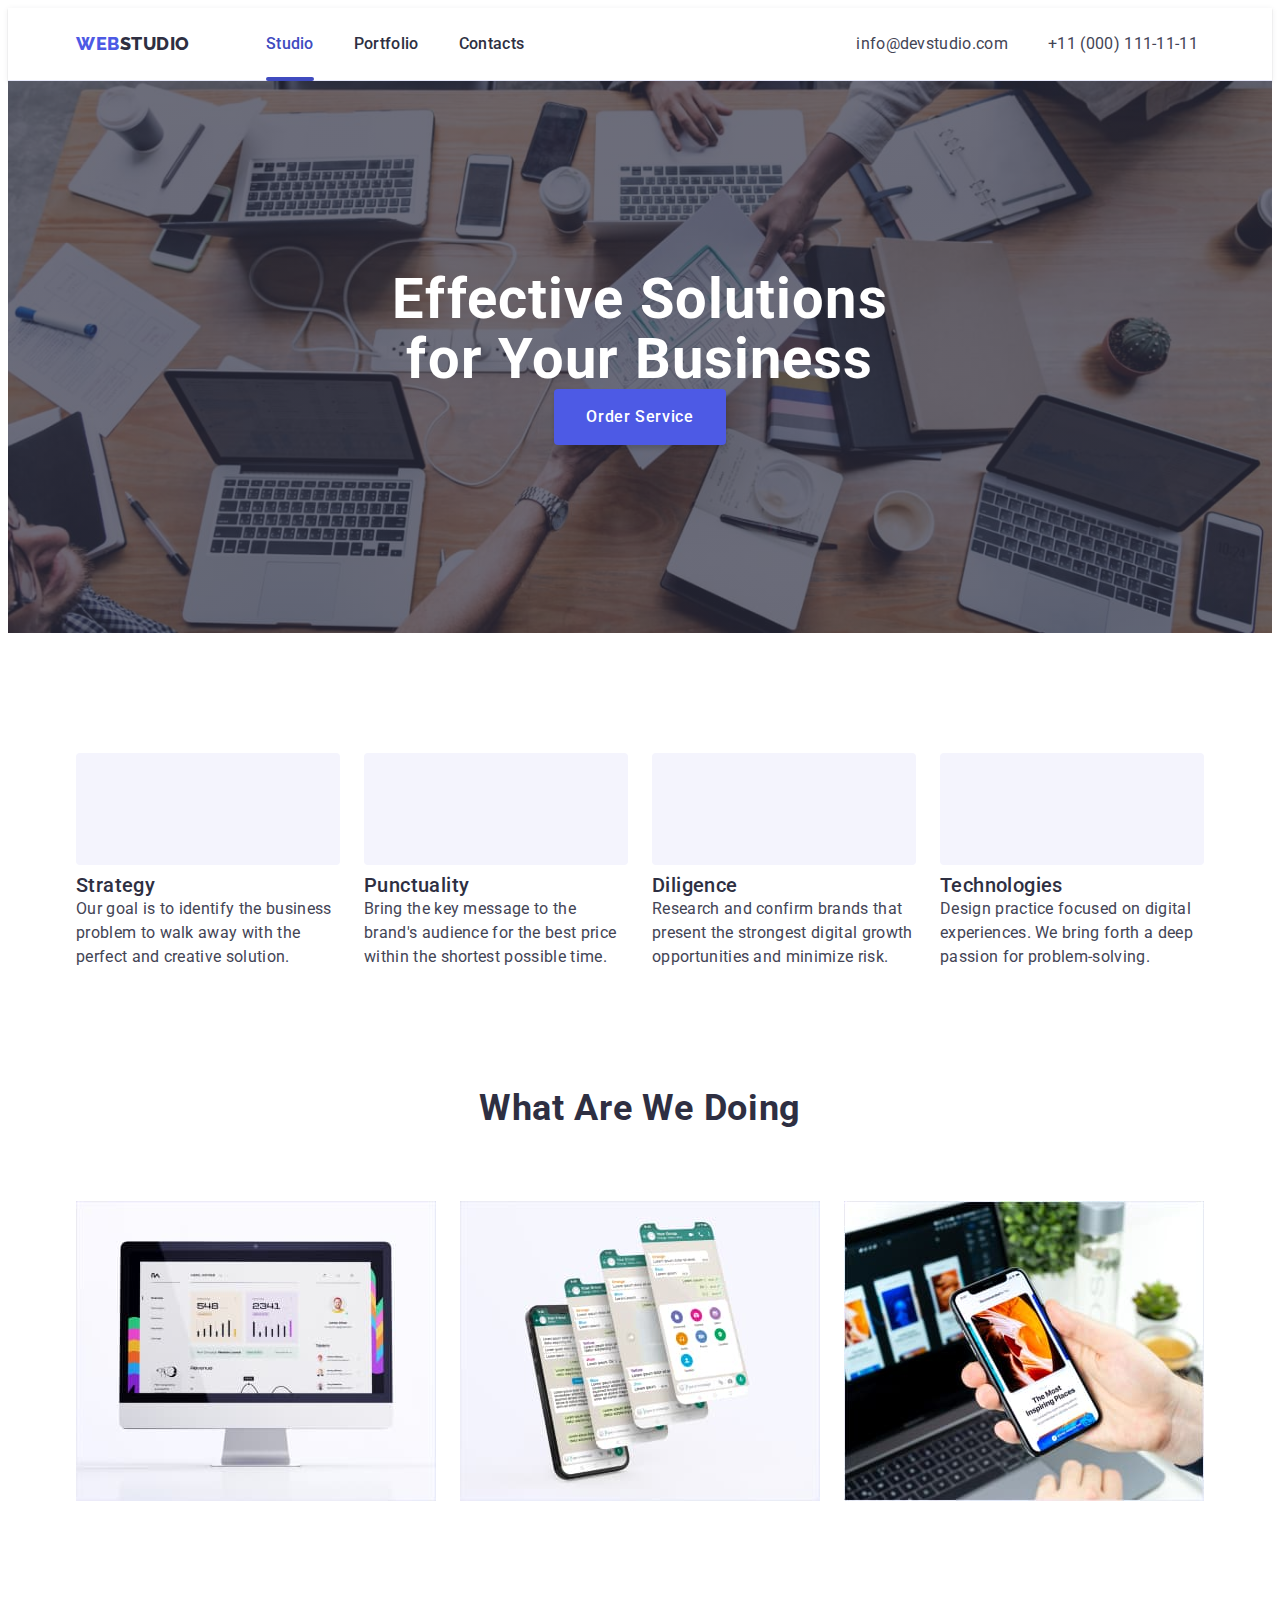
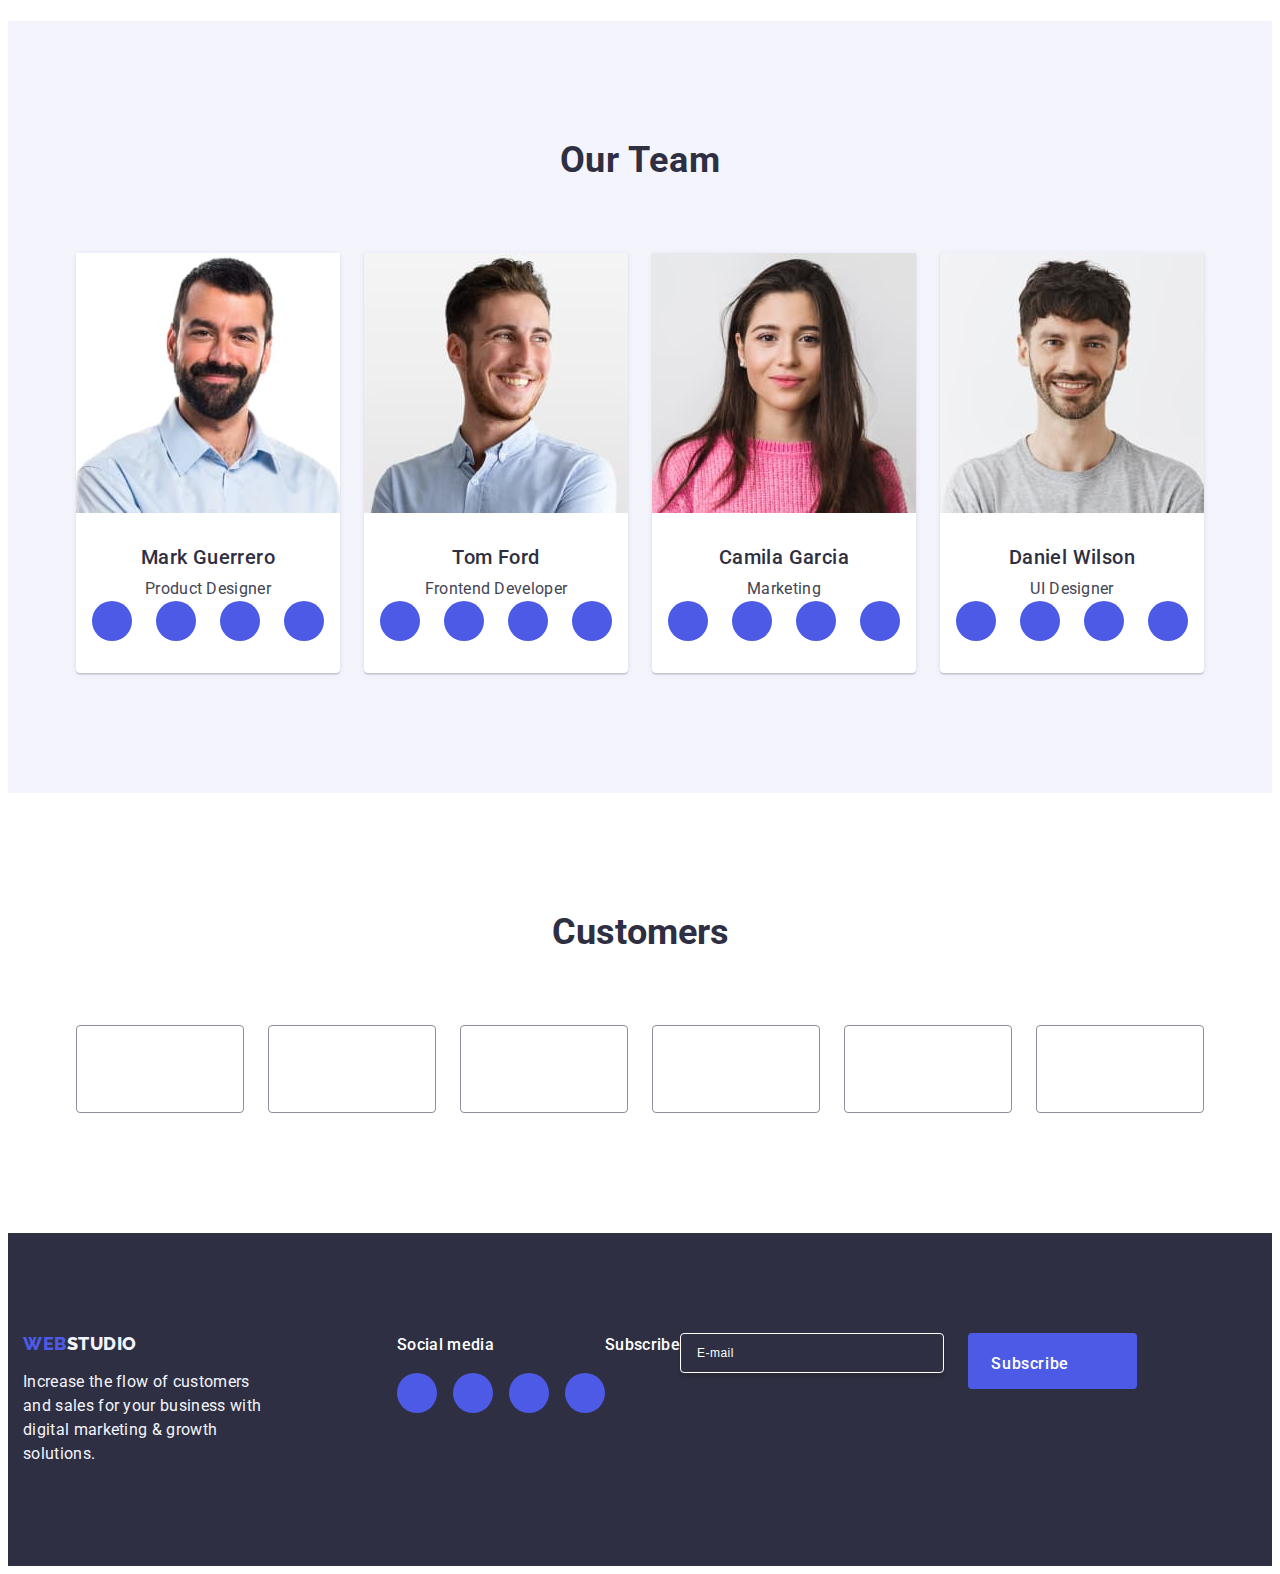
<file: index.html>
<!DOCTYPE html>
<html lang="en">
  <head>
    <meta charset="utf-8" />
    <meta
      name="description"
      content="Learning the basics of HTML for beginners"
    />

    <title>WebStudio</title>
    <link
      rel="stylesheet"
      href="https://cdnjs.cloudflare.com/ajax/libs/modern-normalize/2.0.0/modern-normalize.min.css"
      integrity="sha512-4xo8blKMVCiXpTaLzQSLSw3KFOVPWhm/TRtuPVc4WG6kUgjH6J03IBuG7JZPkcWMxJ5huwaBpOpnwYElP/m6wg=="
      crossorigin="anonymous"
      referrerpolicy="no-referrer"
    />
    <link rel="stylesheet" href="./css/styles.css" />
    <link rel="preconnect" href="https://fonts.googleapis.com" />
    <link rel="preconnect" href="https://fonts.gstatic.com" crossorigin />
    <link
      href="https://fonts.googleapis.com/css2?family=Raleway:wght@800&family=Roboto:wght@400;500;700;900&display=swap"
      rel="stylesheet"
    />
  </head>
  <!-- Body -->
  <body>
    <header class="top-line">
      <div class="site-info container">
        <nav class="logo-line list">
          <a class="link logo-link" href="./index.html"
            >WEB<span class="logo-name">Studio</span></a
          >

          <ul class="list menu">
            <li class="pages">
              <a class="link input-list current" href="./index.html">Studio</a>
            </li>
            <li>
              <a class="link input-list" href="./portfolio.html">Portfolio</a>
            </li>
            <li>
              <a class="link input-list" href="">Contacts</a>
            </li>
          </ul>
        </nav>
        <address class="address-info">
          <ul class="list menu-contact">
            <li>
              <a class="link contacts-list" href="mailto:info@devstudio.com"
                >info@devstudio.com</a
              >
            </li>
            <li>
              <a class="link contacts-list" href="tel:+110001111111"
                >+11 (000) 111-11-11</a
              >
            </li>
          </ul>
        </address>
      </div>
    </header>
    <!-- Main -->
    <main>
      <!-- Section1 -->
      <section class="title">
        <div class="container">
          <h1 class="wrapper">Effective Solutions for Your Business</h1>
          <button class="main-button" type="button" data-modal-open="">
            Order Service
          </button>
        </div>
      </section>
      <!-- Section2 -->
      <section class="company-strategy">
        <div class="container">
          <h2 class="valuables visually-hidden">Hello</h2>
          <ul class="list card-set">
            <li class="list-item">
              <div class="image-company-box">
                <svg class="section-icon" width="64" height="64">
                  <use href="./images/icons.svg#icon-Group"></use>
                </svg>
              </div>
              <h3 class="valuables-list">Strategy</h3>
              <p class="valuables-descr">
                Our goal is to identify the business problem to walk away with
                the perfect and creative solution.
              </p>
            </li>

            <li class="list-item">
              <div class="image-company-box">
                <svg class="section-icon" width="64" height="64">
                  <use href="./images/icons.svg#icon-clock"></use>
                </svg>
              </div>

              <h3 class="valuables-list">Punctuality</h3>
              <p class="valuables-descr">
                Bring the key message to the brand's audience for the best price
                within the shortest possible time.
              </p>
            </li>

            <li class="list-item">
              <div class="image-company-box">
                <svg class="section-icon" width="64" height="64">
                  <use href="./images/icons.svg#icon-diagram"></use>
                </svg>
              </div>
              <h3 class="valuables-list">Diligence</h3>
              <p class="valuables-descr">
                Research and confirm brands that present the strongest digital
                growth opportunities and minimize risk.
              </p>
            </li>

            <li class="list-item">
              <div class="image-company-box">
                <svg class="section-icon" width="64" height="64">
                  <use href="./images/icons.svg#icon-astronaut"></use>
                </svg>
              </div>
              <h3 class="valuables-list">Technologies</h3>
              <p class="valuables-descr">
                Design practice focused on digital experiences. We bring forth a
                deep passion for problem-solving.
              </p>
            </li>
          </ul>
        </div>
      </section>
      <!-- Section3 -->
      <section class="pictures">
        <div class="container">
          <h2 class="company-activity">What are we doing</h2>
          <ul class="list picture-company">
            <li class="pic-description">
              <img src="./images/img1.jpg" alt="picture" width="360" />
            </li>
            <li class="pic-description">
              <img src="./images/img2.jpg" alt="picture2" width="360" />
            </li>
            <li class="pic-description">
              <img src="./images/img3.jpg" alt="picture3" width="360" />
            </li>
          </ul>
        </div>
      </section>

      <!-- Section4 -->
      <section class="section-team">
        <div class="container">
          <h2 class="team-workers">Our Team</h2>
          <ul class="list photo">
            <li class="specialists">
              <img src="./images/img4.jpg" alt="picture4" width="264" />
              <div class="profession">
                <h3 class="valuables-list-subtitle">Mark Guerrero</h3>
                <p class="valuables-list-descr">Product Designer</p>
                <ul class="social-networks">
                  <li class="social-media">
                    <a
                      class="social-link"
                      href="./images/icons.svg#icon-instagram"
                    >
                      <svg class="logotype" width="16" height="16">
                        <use href="./images/icons.svg#icon-instagram"></use>
                      </svg>
                    </a>
                  </li>
                  <li class="social-media">
                    <a
                      class="social-link"
                      href="./images/icons.svg#icon-facebook"
                      ><svg class="logotype" width="16" height="16">
                        <use href="./images/icons.svg#icon-facebook"></use>
                      </svg>
                    </a>
                  </li>
                  <li class="social-media">
                    <a
                      class="social-link"
                      href="./images/icons.svg#icon-twitter"
                    >
                      <svg class="logotype" width="16" height="16">
                        <use href="./images/icons.svg#icon-twitter"></use>
                      </svg>
                    </a>
                  </li>
                  <li class="social-media">
                    <a
                      class="social-link"
                      href="./images/icons.svg#icon-linkedin"
                      ><svg class="logotype" width="16" height="16">
                        <use href="./images/icons.svg#icon-linkedin"></use>
                      </svg>
                    </a>
                  </li>
                </ul>
              </div>
            </li>
            <li class="specialists">
              <img src="./images/img5.jpg" alt="picture5" width="264" />
              <div class="profession">
                <h3 class="valuables-list-subtitle">Tom Ford</h3>
                <p class="valuables-list-descr">Frontend Developer</p>
                <ul class="social-networks">
                  <li class="social-media">
                    <a
                      class="social-link"
                      href="./images/icons.svg#icon-instagram"
                      ><svg class="logotype" width="16" height="16">
                        <use href="./images/icons.svg#icon-instagram"></use>
                      </svg>
                    </a>
                  </li>
                  <li class="social-media">
                    <a
                      class="social-link"
                      href="./images/icons.svg#icon-facebook"
                      ><svg class="logotype" width="16" height="16">
                        <use href="./images/icons.svg#icon-facebook"></use>
                      </svg>
                    </a>
                  </li>
                  <li class="social-media">
                    <a
                      class="social-link"
                      href="./images/icons.svg#icon-twitter"
                      ><svg class="logotype" width="16" height="16">
                        <use href="./images/icons.svg#icon-twitter"></use>
                      </svg>
                    </a>
                  </li>
                  <li class="social-media">
                    <a
                      class="social-link"
                      href="./images/icons.svg#icon-linkedin"
                      ><svg class="logotype" width="16" height="16">
                        <use href="./images/icons.svg#icon-linkedin"></use>
                      </svg>
                    </a>
                  </li>
                </ul>
              </div>
            </li>

            <li class="specialists">
              <img src="./images/img6.jpg" alt="picture6" width="264" />
              <div class="profession">
                <h3 class="valuables-list-subtitle">Camila Garcia</h3>
                <p class="valuables-list-descr">Marketing</p>
                <ul class="social-networks">
                  <li class="social-media">
                    <a
                      class="social-link"
                      href="./images/icons.svg#icon-instagram"
                      ><svg class="logotype" width="16" height="16">
                        <use href="./images/icons.svg#icon-instagram"></use>
                      </svg>
                    </a>
                  </li>
                  <li class="social-media">
                    <a
                      class="social-link"
                      href="./images/icons.svg#icon-facebook"
                      ><svg class="logotype" width="16" height="16">
                        <use href="./images/icons.svg#icon-facebook"></use>
                      </svg>
                    </a>
                  </li>
                  <li class="social-media">
                    <a
                      class="social-link"
                      href="./images/icons.svg#icon-twitter"
                      ><svg class="logotype" width="16" height="16">
                        <use href="./images/icons.svg#icon-twitter"></use>
                      </svg>
                    </a>
                  </li>
                  <li class="social-media">
                    <a
                      class="social-link"
                      href="./images/icons.svg#icon-linkedin"
                      ><svg class="logotype" width="16" height="16">
                        <use href="./images/icons.svg#icon-linkedin"></use>
                      </svg>
                    </a>
                  </li>
                </ul>
              </div>
            </li>

            <li class="specialists">
              <img src="./images/img7.jpg" alt="picture7" width="264" />
              <div class="profession">
                <h3 class="valuables-list-subtitle">Daniel Wilson</h3>
                <p class="valuables-list-descr">UI Designer</p>
                <ul class="social-networks">
                  <li class="social-media">
                    <a
                      class="social-link"
                      href="./images/icons.svg#icon-instagram"
                      ><svg class="logotype" width="16" height="16">
                        <use href="./images/icons.svg#icon-instagram"></use>
                      </svg>
                    </a>
                  </li>
                  <li class="social-media">
                    <a
                      class="social-link"
                      href="./images/icons.svg#icon-facebook"
                      ><svg class="logotype" width="16" height="16">
                        <use href="./images/icons.svg#icon-facebook"></use>
                      </svg>
                    </a>
                  </li>
                  <li class="social-media">
                    <a
                      class="social-link"
                      href="./images/icons.svg#icon-twitter"
                      ><svg class="logotype" width="16" height="16">
                        <use href="./images/icons.svg#icon-twitter"></use>
                      </svg>
                    </a>
                  </li>
                  <li class="social-media">
                    <a
                      class="social-link"
                      href="./images/icons.svg#icon-linkedin"
                      ><svg class="logotype" width="16" height="16">
                        <use href="./images/icons.svg#icon-linkedin"></use>
                      </svg>
                    </a>
                  </li>
                </ul>
              </div>
            </li>
          </ul>
        </div>
      </section>
      <!-- Section 5 -->
      <section class="customers">
        <div class="container">
          <h2 class="section-name">Customers</h2>
          <ul class="clients">
            <li class="client-pic">
              <a class="client-img" href="./images/icons.svg#icon-Logotip"
                ><svg class="client-logo" width="104" height="56">
                  <use href="./images/icons.svg#icon-Logotip"></use>
                </svg>
              </a>
            </li>
            <li class="client-pic">
              <a class="client-img" href="./images/icons.svg#icon-Logotip1"
                ><svg class="client-logo" width="104" height="56">
                  <use href="./images/icons.svg#icon-Logotip1"></use>
                </svg>
              </a>
            </li>
            <li class="client-pic">
              <a class="client-img" href="./images/icons.svg#icon-Logotip2"
                ><svg class="client-logo" width="104" height="56">
                  <use href="./images/icons.svg#icon-Logotip2"></use>
                </svg>
              </a>
            </li>
            <li class="client-pic">
              <a class="client-img" href="./images/icons.svg#icon-Logotip3"
                ><svg class="client-logo" width="104" height="56">
                  <use href="./images/icons.svg#icon-Logotip3"></use>
                </svg>
              </a>
            </li>
            <li class="client-pic">
              <a class="client-img" href="./images/icons.svg#icon-Logotip4"
                ><svg class="client-logo" width="104" height="56">
                  <use href="./images/icons.svg#icon-Logotip4"></use>
                </svg>
              </a>
            </li>
            <li class="client-pic">
              <a class="client-img" href="./images/icons.svg#icon-Logotip5"
                ><svg class="client-logo" width="104" height="56">
                  <use href="./images/icons.svg#icon-Logotip5"></use>
                </svg>
              </a>
            </li>
          </ul>
        </div>
      </section>
    </main>
    <footer class="page-down">
      <div class="container foot-class">
        <div class="logo-contain">
          <a class="link logo-web" href="./index.html"
            >Web<span class="logo-down-name">Studio</span></a
          >
          <p class="footer-descr">
            Increase the flow of customers and sales for your business with
            digital marketing & growth solutions.
          </p>
        </div>

        <div>
          <p class="social-m">Social media</p>
          <ul class="social-icon">
            <li class="link-item">
              <a class="social-id" href="./images/icons.svg#icon-instagram"
                ><svg class="id-media" width="24" height="24">
                  <use href="./images/icons.svg#icon-instagram"></use>
                </svg>
              </a>
            </li>
            <li class="link-item">
              <a class="social-id" href="./images/icons.svg#icon-twitter"
                ><svg class="id-media" width="24" height="24">
                  <use href="./images/icons.svg#icon-twitter"></use>
                </svg>
              </a>
            </li>
            <li class="link-item">
              <a class="social-id" href="./images/icons.svg#icon-facebook"
                ><svg class="id-media" width="24" height="24">
                  <use href="./images/icons.svg#icon-facebook"></use>
                </svg>
              </a>
            </li>
            <li class="link-item">
              <a class="social-id" href="./images/icons.svg#icon-linkedin"
                ><svg class="id-media" width="24" height="24">
                  <use href="./images/icons.svg#icon-linkedin"></use>
                </svg>
              </a>
            </li>
          </ul>
        </div>
        <div class="footer-bottom">
          <p class="button-subscribe">Subscribe</p>
          <form class="footer-form" name="subscribe_form">
            <label class="footer-label-sub"
              ><input
                class="footer-form-input"
                name="subscribe_email"
                type="email"
                placeholder="E-mail"
            /></label>
            <button class="modal-form-btn" type="submit">
              Subscribe
              <svg class="button-form-icon" width="24" height="24">
                <use href="./images/icons.svg#icon-Frame-3"></use>
              </svg>
            </button>
          </form>
        </div>
      </div>
    </footer>
    <!-- Modal window -->

    <div class="backdrop is-hidden" data-modal>
      <div class="modal">
        <p class="modal-caption">
          Leave your contacts and we will call you back
        </p>
        <button type="button" class="close-button" data-modal-close>
          <svg class="modal-icon" width="8" height="8">
            <use href="./images/icons.svg#icon-close-black-18dp-2-1"></use>
          </svg>
        </button>
        <form
          class="modal-form"
          name="feedback-form"
          novalidate
          autocomplete="on"
        >
          <div class="element-form">
            <label class="modal-form-label" for="user-name">Name</label>
            <div class="modal-form-field">
              <input
                class="modal-form-input"
                type="text"
                name="user-name"
                id="user-name"
                placeholder="Ivan Ivanov"
                required
                minlength="3"
              />
              <svg class="modal-form-icon" width="18" height="24">
                <use href="./images/icons.svg#icon-person-black-18dp-1"></use>
              </svg>
            </div>
          </div>

          <div class="element-form">
            <label class="modal-form-label" for="user-phone">Phone</label>
            <div class="modal-form-field">
              <input
                class="modal-form-input"
                type="tel"
                name="user-phone"
                id="user-phone"
                placeholder=""
                minlength="12"
                maxlength="12"
              />
              <svg class="modal-form-icon" width="18" height="24">
                <use href="./images/icons.svg#icon-phone-black-18dp-1"></use>
              </svg>
            </div>
          </div>

          <div class="element-form">
            <label class="modal-form-label" for="user-email">Email</label>
            <div class="modal-form-field">
              <input
                class="modal-form-input"
                type="email"
                name="user-email"
                id="user-email"
                placeholder="example@example.com"
                required
              />
              <svg class="modal-form-icon" width="18" height="24">
                <use href="./images/icons.svg#icon-email-black-18dp-1"></use>
              </svg>
            </div>
          </div>

          <div class="modal-form-class">
            <label class="modal-form-label" for="user-comment">Comments</label>
            <textarea
              class="modal-form-comment"
              name="user-comment"
              id="user-comment"
              rows="5"
              placeholder="Text input"
              required
              minlength="5"
            ></textarea>
          </div>
          <div class="checkbox-label">
            <input
              class="checkbox-input visually-hidden"
              type="checkbox"
              name="user-privacy"
              id="user-privacy"
              value="true"
            />
            <label class="modal-form-agreement" for="user-privacy"
              >I accept the terms and conditions of the
              <span class="modal-form-desc">
                <svg class="checkbox-icon" width="10" height="8">
                  <use href="./images/icons.svg#icon-Checkbox"></use>
                </svg>
              </span>
              <a
                class="modal-form-link"
                href=""
                target="_blank"
                rel="noopener noreferrer"
                >Privacy Policy</a
              >
            </label>
          </div>

          <button class="modal-form-btn" type="submit">Send</button>
        </form>
      </div>
    </div>

    <script src="./js/modal.js"></script>
  </body>
</html>
</file>
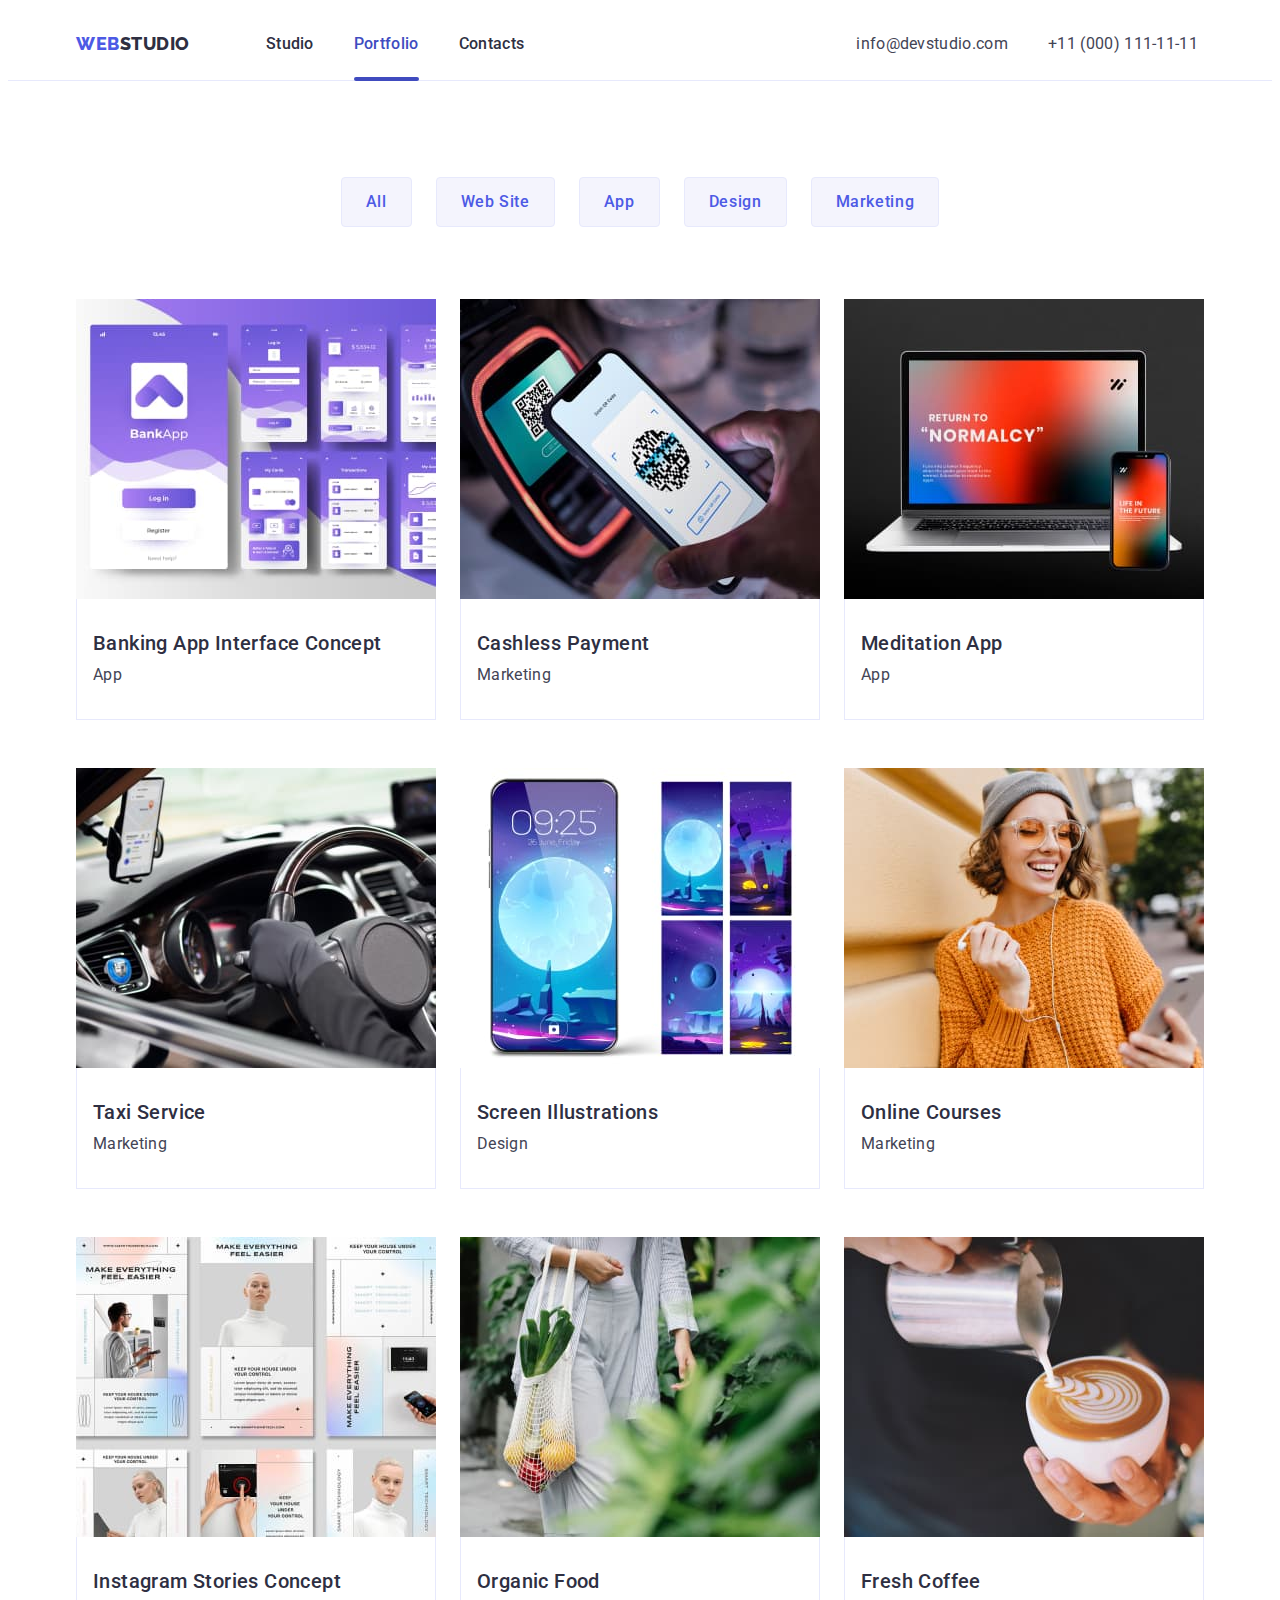
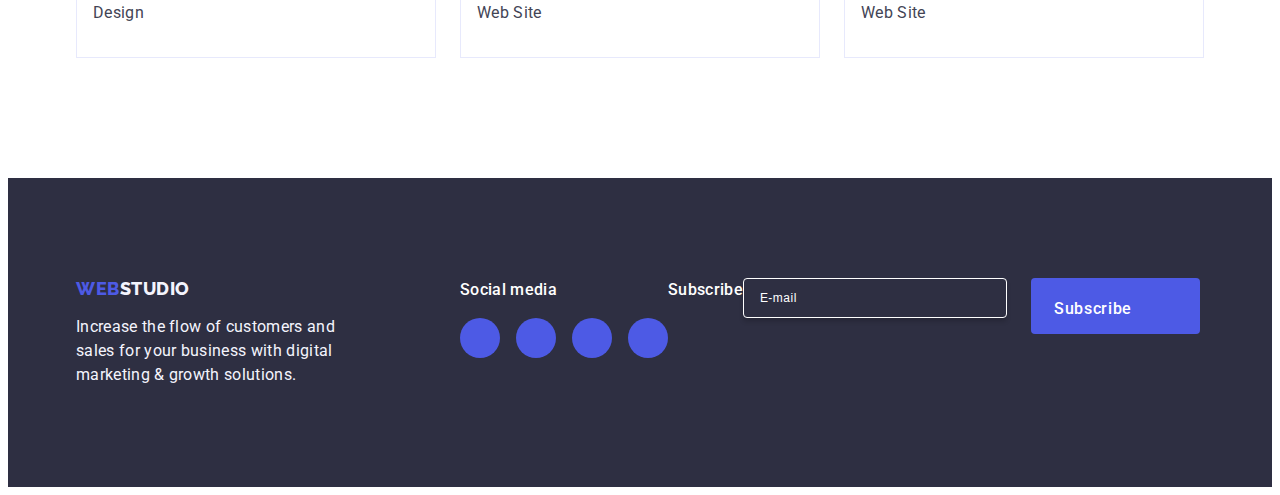
<file: portfolio.html>
<!DOCTYPE html>
<html lang="en">
  <head>
    <meta charset="utf-8" />
    <meta
      name="description"
      content="Learning the basics of HTML for beginners"
    />

    <title>Portfolio</title>
    <link
      rel="stylesheet"
      href="https://cdnjs.cloudflare.com/ajax/libs/modern-normalize/2.0.0/modern-normalize.min.css"
      integrity="sha512-4xo8blKMVCiXpTaLzQSLSw3KFOVPWhm/TRtuPVc4WG6kUgjH6J03IBuG7JZPkcWMxJ5huwaBpOpnwYElP/m6wg=="
      crossorigin="anonymous"
      referrerpolicy="no-referrer"
    />
    <link rel="stylesheet" href="./css/styles.css" />
    <link rel="preconnect" href="https://fonts.googleapis.com" />
    <link rel="preconnect" href="https://fonts.gstatic.com" crossorigin />
    <link
      href="https://fonts.googleapis.com/css2?family=Raleway:wght@800&family=Roboto:wght@400;500;700;900&display=swap"
      rel="stylesheet"
    />
  </head>
  <!-- Body -->
  <body>
    <header class="portfolio-class">
      <div class="container portfolio-info">
        <nav class="list logo-line">
          <a class="link logo-link" href="./index.html"
            >WEB<span class="logo-name">Studio</span></a
          >

          <ul class="list menu">
            <li>
              <a class="link input-list" href="./index.html">Studio</a>
            </li>
            <li>
              <a class="link input-list current" href="./portfolio.html"
                >Portfolio</a
              >
            </li>
            <li>
              <a class="link input-list" href="">Contacts</a>
            </li>
          </ul>
        </nav>
        <address class="address-info">
          <ul class="list email-info">
            <li>
              <a class="link contacts-list" href="mailto:info@devstudio.com"
                >info@devstudio.com</a
              >
            </li>
            <li>
              <a class="link contacts-list" href="tel:+110001111111"
                >+11 (000) 111-11-11</a
              >
            </li>
          </ul>
        </address>
      </div>
    </header>
    <!-- Main -->
    <main>
      <!-- Section -->
      <section class="buttons">
        <div class="container">
          <h1 class="visually-hidden">Portfolio</h1>
          <ul class="list button-list">
            <li><button class="other-buttons" type="button">All</button></li>
            <li>
              <button class="other-buttons" type="button">Web Site</button>
            </li>
            <li><button class="other-buttons" type="button">App</button></li>
            <li><button class="other-buttons" type="button">Design</button></li>
            <li>
              <button class="other-buttons" type="button">Marketing</button>
            </li>
          </ul>
          <ul class="list company-pic">
            <li class="img-decript">
              <a class="link apps" href="./images/img8.jpg">
                <div class="box">
                  <img
                    src="./images/img8.jpg"
                    alt="Banking App Interface Concept"
                    width="360"
                  />
                  <p class="overlay">
                    14 Stylish and User-Friendly App Design Concepts · Task
                    Manager App · Calorie Tracker App · Exotic Fruit Ecommerce
                    App · Cloud Storage App
                  </p>
                </div>
                <div class="company-app">
                  <h2 class="second-title">Banking App Interface Concept</h2>
                  <p class="contains">App</p>
                </div>
              </a>
            </li>
            <li class="img-decript">
              <a class="link apps" href="./images/img9.jpg">
                <div class="box">
                  <img src="./images/img9.jpg" alt="payment" width="360" />
                  <p class="overlay">
                    14 Stylish and User-Friendly App Design Concepts · Task
                    Manager App · Calorie Tracker App · Exotic Fruit Ecommerce
                    App · Cloud Storage App
                  </p>
                </div>
                <div class="company-app">
                  <h2 class="second-title">Cashless Payment</h2>
                  <p class="contains">Marketing</p>
                </div>
              </a>
            </li>
            <li class="img-decript">
              <a class="link apps" href="./images/img10.jpg">
                <div class="box">
                  <img src="./images/img10.jpg" alt="meditation" width="360" />
                  <p class="overlay">
                    14 Stylish and User-Friendly App Design Concepts · Task
                    Manager App · Calorie Tracker App · Exotic Fruit Ecommerce
                    App · Cloud Storage App
                  </p>
                </div>
                <div class="company-app">
                  <h2 class="second-title">Meditation App</h2>
                  <p class="contains">App</p>
                </div>
              </a>
            </li>
            <li class="img-decript">
              <a class="link apps" href="./images/img11.jpg">
                <div class="box">
                  <img src="./images/img11.jpg" alt="taxi" width="360" />
                  <p class="overlay">
                    14 Stylish and User-Friendly App Design Concepts · Task
                    Manager App · Calorie Tracker App · Exotic Fruit Ecommerce
                    App · Cloud Storage App
                  </p>
                </div>
                <div class="company-app">
                  <h2 class="second-title">Taxi Service</h2>
                  <p class="contains">Marketing</p>
                </div>
              </a>
            </li>
            <li class="img-decript">
              <a class="link apps" href="./images/img12.jpg">
                <div class="box">
                  <img
                    src="./images/img12.jpg"
                    alt="illustration"
                    width="360"
                  />

                  <p class="overlay">
                    14 Stylish and User-Friendly App Design Concepts · Task
                    Manager App · Calorie Tracker App · Exotic Fruit Ecommerce
                    App · Cloud Storage App
                  </p>
                </div>
                <div class="company-app">
                  <h2 class="second-title">Screen Illustrations</h2>
                  <p class="contains">Design</p>
                </div>
              </a>
            </li>
            <li class="img-decript">
              <a class="link apps" href="./images/img13.jpg">
                <div class="box">
                  <img src="./images/img13.jpg" alt="courses" width="360" />
                  <p class="overlay">
                    14 Stylish and User-Friendly App Design Concepts · Task
                    Manager App · Calorie Tracker App · Exotic Fruit Ecommerce
                    App · Cloud Storage App
                  </p>
                </div>
                <div class="company-app">
                  <h2 class="second-title">Online Courses</h2>
                  <p class="contains">Marketing</p>
                </div>
              </a>
            </li>
            <li class="img-decript">
              <a class="link apps" href="./images/img14.jpg">
                <div class="box">
                  <img
                    src="./images/img14.jpg"
                    alt="instastories"
                    width="360"
                  />
                  <p class="overlay">
                    14 Stylish and User-Friendly App Design Concepts · Task
                    Manager App · Calorie Tracker App · Exotic Fruit Ecommerce
                    App · Cloud Storage App
                  </p>
                </div>
                <div class="company-app">
                  <h2 class="second-title">Instagram Stories Concept</h2>
                  <p class="contains">Design</p>
                </div>
              </a>
            </li>
            <li class="img-decript">
              <a class="link apps" href="./images/img15.jpg">
                <div class="box">
                  <img src="./images/img15.jpg" alt="food" width="360" />
                  <p class="overlay">
                    14 Stylish and User-Friendly App Design Concepts · Task
                    Manager App · Calorie Tracker App · Exotic Fruit Ecommerce
                    App · Cloud Storage App
                  </p>
                </div>
                <div class="company-app">
                  <h2 class="second-title">Organic Food</h2>
                  <p class="contains">Web Site</p>
                </div>
              </a>
            </li>
            <li class="img-decript">
              <a class="link apps" href="./images/img16.jpg">
                <div class="box">
                  <img src="./images/img16.jpg" alt="coffee" width="360" />
                  <p class="overlay">
                    14 Stylish and User-Friendly App Design Concepts · Task
                    Manager App · Calorie Tracker App · Exotic Fruit Ecommerce
                    App · Cloud Storage App
                  </p>
                </div>
                <div class="company-app">
                  <h2 class="second-title">Fresh Coffee</h2>
                  <p class="contains">Web Site</p>
                </div>
              </a>
            </li>
          </ul>
        </div>
      </section>
    </main>
    <!-- Footer -->
    <footer class="page-down">
      <div class="container port-footer">
        <div class="logo-contain">
          <a class="link logo-web" href="./index.html"
            >Web<span class="logo-down-name">Studio</span></a
          >
          <p class="footer-descr">
            Increase the flow of customers and sales for your business with
            digital marketing & growth solutions.
          </p>
        </div>

        <div>
          <p class="social-m">Social media</p>
          <ul class="social-icon">
            <li class="link-item">
              <a class="social-id" href="./images/icons.svg#icon-instagram"
                ><svg class="id-media" width="24" height="24">
                  <use href="./images/icons.svg#icon-instagram"></use>
                </svg>
              </a>
            </li>
            <li class="link-item">
              <a class="social-id" href="./images/icons.svg#icon-twitter"
                ><svg class="id-media" width="24" height="24">
                  <use href="./images/icons.svg#icon-twitter"></use>
                </svg>
              </a>
            </li>
            <li class="link-item">
              <a class="social-id" href="./images/icons.svg#icon-facebook"
                ><svg class="id-media" width="24" height="24">
                  <use href="./images/icons.svg#icon-facebook"></use>
                </svg>
              </a>
            </li>
            <li class="link-item">
              <a class="social-id" href="./images/icons.svg#icon-linkedin"
                ><svg class="id-media" width="24" height="24">
                  <use href="./images/icons.svg#icon-linkedin"></use>
                </svg>
              </a>
            </li>
          </ul>
        </div>
        <div class="footer-bottom">
          <p class="button-subscribe">Subscribe</p>
          <form class="footer-form" name="subscribe_form">
            <label class="footer-label-sub"
              ><input
                class="footer-form-input"
                name="subscribe_email"
                type="email"
                placeholder="E-mail"
            /></label>
            <button class="modal-form-btn" type="submit">
              Subscribe
              <svg class="button-form-icon" width="24" height="24">
                <use href="./images/icons.svg#icon-Frame-3"></use>
              </svg>
            </button>
          </form>
        </div>
      </div>
    </footer>
  </body>
</html>
</file>
<file: css/styles.css>
:root {
  --brand-color: #404bf4;
  --primary-white-color: #ffffff;
  --body-color: #434455;
  --clasic-background-color: #f4f4fd;
  --footer-color: #2e2f42;
  --button-color: #4d5ae5;
}
h1,
h2,
h3,
h4 {
  margin: 0;
}
p {
  margin: 0;
}
ul {
  margin: 0;
  padding: 0;
  list-style-type: none;
}
.title {
  background-color: #2e2f42;
  background-image: linear-gradient(
      rgba(46, 47, 66, 0.7),
      rgba(46, 47, 66, 0.7)
    ),
    url(../images/people-office.jpg);
  background-repeat: no-repeat;
  background-size: cover;
  background-position: center;
  color: white;
  padding: 188px 0;
  max-width: 1440px;
}
.logo-name {
  color: #2e2f42;
  font-family: "Raleway", sans-serif;
  font-weight: 800;
  font-size: 18px;
  line-height: 1.17;
  letter-spacing: 0.03em;
  text-transform: uppercase;
}
.logo-link {
  font-family: "Raleway", sans-serif;
  font-weight: 800;
  font-size: 18px;
  line-height: 1.17;
  letter-spacing: 0.03em;
  text-transform: uppercase;
  color: #4d5ae5;
  margin-right: 76px;
}
.logo-down-name {
  font-family: "Raleway", sans-serif;
  font-weight: 800;
  font-size: 18px;
  line-height: 1.17;
  letter-spacing: 0.03em;
  text-transform: uppercase;
  color: #f4f4fd;
}

.company-activity {
  background-color: white;
  color: #2e2f42;
  font-size: 36px;
  line-height: 1.11;
  text-align: center;
  letter-spacing: 0.02em;
  text-transform: capitalize;
  margin-bottom: 72px;
}
.team-workers {
  background-color: #f4f4fd;
  color: #2e2f42;
  font-size: 36px;
  line-height: 1.11;
  text-align: center;
  letter-spacing: 0.02em;
  text-transform: capitalize;
  margin-bottom: 72px;
}
.photo {
  display: flex;
  gap: 24px;
}
.valuables-list {
  width: 264px;
  color: var(--navyblue, #2e2f42);
  font-size: 20px;
  font-style: normal;
  font-weight: 500;
  line-height: 24px;
  letter-spacing: 0.4px;
}
.valuables-descr {
  width: 264px;
  color: var(--slate, #434455);
  font-size: 16px;
  font-style: normal;
  font-weight: 400;
  line-height: 24px;
  letter-spacing: 0.32px;
}
.valuables-list-descr {
  color: #434455;
  font-size: 16px;
  line-height: 1.5;
  letter-spacing: 0.02em;
  text-align: center;
  line-height: 24px;
}

.logo-web {
  font-family: "Raleway", sans-serif;
  font-weight: 800;
  font-size: 18px;
  line-height: 1.17;
  letter-spacing: 0.03em;
  text-transform: uppercase;
  color: #4d5ae5;
  display: inline-block;
  margin-bottom: 16px;
}
.main-button {
  background-color: #4d5ae5;
  color: white;
  font-family: "Roboto", sans-serif;
  font-weight: 500;
  font-size: 16px;
  line-height: 1.5;
  letter-spacing: 0.04em;
  cursor: pointer;
  padding: 16px 32px;
  border-radius: 4px;
  box-shadow: 0px 4px 4px 0px rgba(0, 0, 0, 0.15);
  display: block;
  min-width: 169px;
  height: 56px;
  border: none;
  margin: 0 auto;
  transition: background-color 250ms cubic-bezier(0.4, 0, 0.2, 1);
}
.link {
  text-decoration: none;
}
.main-button:hover {
  color: white;
  background-color: #404bbf;
}
.main-button:focus {
  background-color: #404bbf;
}
.other-buttons {
  font-family: "Roboto", sans-serif;
  color: #4d5ae5;
  background-color: #f4f4fd;
  font-weight: 500;
  font-size: 16px;
  line-height: 1.5;
  letter-spacing: 0.04em;
  cursor: pointer;
  padding: 12px 24px;
  border: 1px solid #e7e9fc;
  border-radius: 4px;
  transition: color 250ms cubic-bezier(0.4, 0, 0.2, 1),
    background-color 250ms cubic-bezier(0.4, 0, 0.2, 1),
    border-color 250ms cubic-bezier(0.4, 0, 0.2, 1),
    box-shadow 250ms cubic-bezier(0.4, 0, 0.2, 1);
}
.other-buttons:hover,
.other-buttons:focus {
  color: white;
  background-color: #404bbf;
  border: 1px solid transparent;
  box-shadow: 0px 3px 1px rgba(0, 0, 0, 0.1), 0px 2px 1px rgba(0, 0, 0, 0.08),
    0px 2px 2px rgba(0, 0, 0, 0.12);
}

.apps {
  display: block;
  transition: box-shadow 250ms cubic-bezier(0.4, 0, 0.2, 1);
}
.apps:hover,
.apps:focus {
  box-shadow: 0px 1px 6px rgba(46, 47, 66, 0.08),
    0px 1px 1px rgba(46, 47, 66, 0.16), 0px 2px 1px rgba(46, 47, 66, 0.08);
  transform: translateY(0%);
}
.footer-descr {
  color: #f4f4fd;
  line-height: 1.5;
  letter-spacing: 0.02em;
  max-width: 264px;
}
.input-list {
  font-weight: 500;
  font-size: 16px;
  line-height: 1.5;
  letter-spacing: 0.02em;
  text-decoration: none;
  padding: 24px 0 24px;
  display: block;
  position: relative;
  transition: color 250ms cubic-bezier(0.4, 0, 0.2, 1);
  color: var(--navyblue, #2e2f42);
}
.current {
  color: #404bbf;
  position: relative;
}
.current::after {
  width: 100%;
  content: "";
  position: absolute;
  left: 0;
  bottom: -1px;
  height: 4px;
  background-color: #404bbf;
  border-radius: 2px;
  transition: border-radius 2px;
}

.input-list:hover,
.input-list:focus {
  color: #404bbf;
}

.pages {
  position: relative;
  color: #404bbf;
  transition: color 250ms cubic-bezier(0.4, 0, 0.2, 1);
}
.pages::after {
  position: absolute;
  left: 0;
  bottom: -1px;
  height: 4px;
  background-color: #404bbf;
  border-radius: 2px;
}

.list {
  list-style: none;
}
body {
  font-family: "Roboto", sans-serif;
  color: #434455;
  background-color: #ffffff;
}
.second-title {
  font-weight: 500;
  font-size: 20px;
  line-height: 1.2;
  letter-spacing: 0.02em;
  color: #2e2f42;
}
.contains {
  font-size: 16px;
  line-height: 1.5;
  letter-spacing: 0.02em;
  color: #434455;
}
.contains:hover,
.contains:focus {
  transform: translateY(0%);
}
address {
  font-style: normal;
}
.wrapper {
  font-size: 56px;
  line-height: 60px;
  text-align: center;
  letter-spacing: 0.02em;
  color: #ffffff;
  max-width: 496px;
  height: 120px;
  margin-bottom: 48px;
  margin: 0 auto;
  font-weight: 700;
}
.valuables {
  font-weight: 500;
  font-size: 20px;
  line-height: 1.2;
  letter-spacing: 0.02em;
  color: #2e2f42;
}
.valuables-list-subtitle {
  font-weight: 500;
  font-size: 20px;
  line-height: 1.2;
  letter-spacing: 0.02em;
  color: #2e2f42;
  background-color: #ffffff;
  margin-bottom: 8px;
  text-align: center;
}
.image-company-box {
  background-color: #f4f4fd;
  border-radius: 4px;
  width: 264px;
  height: 112px;
  flex-shrink: 0;
  margin-bottom: 8px;
  display: flex;
  justify-content: center;
  align-items: center;
}

.logo-icon {
  display: flex;
  justify-content: center;
  align-items: center;
  border-radius: 10px;
  width: 40px;
  height: 40px;
  background-color: #4d5ae5;
  color: #f4f4fd;
}
.second-title {
  font-weight: 500;
  font-size: 20px;
  line-height: 1.2;
  letter-spacing: 0.02em;
  color: #2e2f42;
  margin-bottom: 8px;
}
.contacts-list {
  font-size: 16px;
  line-height: 1.5;
  letter-spacing: 0.02em;
  color: #434455;
  transition: color 250ms cubic-bezier(0.4, 0, 0.2, 1);
}
.contacts-list:hover,
.contacts-list:focus {
  color: #404bbf;
}

.section-team {
  background-color: #f4f4fd;
  padding: 120px 0;
}
.specialists {
  box-shadow: 0px 1px 6px rgba(46, 47, 66, 0.08),
    0px 1px 1px rgba(46, 47, 66, 0.16), 0px 2px 1px rgba(46, 47, 66, 0.08);
  background-color: #ffffff;
  width: calc((100% - 72px) / 4);
  border-radius: 0px 0px 4px 4px;
}
.container {
  max-width: 1158px;
  margin: 0 auto;
  padding: 0 15px;
}
.site-info {
  display: flex;
  align-items: center;
}
.logo-line {
  display: flex;
  align-items: center;
  margin-right: 332px;
}
.menu {
  display: flex;
  gap: 40px;
  justify-content: flex-start;
}
.menu-contact {
  display: flex;
  justify-content: flex-end;
  gap: 40px;
  flex-wrap: nowrap;
}
img {
  display: block;
  max-width: 100%;
  height: auto;
}
.top-line {
  border-bottom: 1px solid #e7e9fc;
  box-shadow: 0px 2px 1px rgba(46, 47, 66, 0.08),
    0px 1px 1px rgba(46, 47, 66, 0.16), 0px 1px 6px rgba(46, 47, 66, 0.08);
}
*,
::after,
::before {
  box-sizing: border-box;
}
.card-set {
  display: flex;
  flex-wrap: wrap;
  gap: 24px;
}
.visually-hidden {
  position: absolute;
  width: 1px;
  height: 1px;
  margin: -1px;
  border: 0;
  padding: 0;
  white-space: nowrap;
  clip-path: inset(100%);
  clip: rect(0 0 0 0);
  overflow: hidden;
}
.company-strategy {
  padding: 120px 0;
}
.list-item {
  width: calc((100% - 72px) / 4);
}
.pictures {
  padding-bottom: 120px;
}
.picture-company {
  display: flex;
  gap: 24px;
}
.pic-description {
  width: calc((100% - 48px) / 3);
}
.profession {
  padding: 32px 0;
}
.portfolio-class {
  border-bottom: 1px solid #e7e9fc;
}
.portfolio-info {
  display: flex;
  align-items: center;
}
.adress-info {
  display: flex;
  gap: 40px;
}
.buttons {
  padding-top: 96px;
  padding-bottom: 120px;
}
.button-list {
  display: flex;
  justify-content: center;
  gap: 24px;
  margin-bottom: 72px;
}
.company-app {
  padding: 32px 16px;
  border: 1px solid #e7e9fc;
  border-top: none;
}
.app-img {
  position: relative;
  overflow: hidden;
}

.address-info {
  display: flex;
  gap: 40px;
}
.company-pic {
  display: flex;
  flex-wrap: wrap;
  column-gap: 24px;
  row-gap: 48px;
}
.img-decript {
  width: calc((100% - 48px) / 3);
}
.email-info {
  display: flex;
  gap: 40px;
}
.social-networks {
  display: flex;
  justify-content: center;
  gap: 24px;
}
.social-media {
  width: 40px;
  height: 40px;
}
.social-link {
  width: 100%;
  height: 100%;
  background-color: #4d5ae5;
  border-radius: 50%;
  display: flex;
  align-items: center;
  justify-content: center;
  transition: background-color 250ms cubic-bezier(0.4, 0, 0.2, 1);
}
.social-link:hover,
.social-link:focus {
  background-color: #404bbf;
}

.logotype {
  fill: #f4f4fd;
}
.customers {
  padding-top: 120px;
  padding-bottom: 120px;
}
.section-name {
  font-size: 36px;
  line-height: 1.11;
  color: #2e2f42;
  margin-bottom: 72px;
  text-align: center;
}
.clients {
  display: flex;
  gap: 24px;
}
.client-pic {
  width: calc((100% - 120px) / 6);
  height: 88px;
}
.client-img {
  width: 100%;
  height: 100%;
  border: 1px solid #8e8f99;
  border-radius: 4px;
  display: flex;
  align-items: center;
  justify-content: center;
  color: #8e8f99;
  transition: border-color 250ms cubic-bezier(0.4, 0, 0.2, 1),
    color 250ms cubic-bezier(0.4, 0, 0.2, 1);
}
.client-img:hover,
.client-img:focus {
  border-color: #404bbf;
  color: #404bbf;
}

.foot-class {
  display: flex;
  align-items: baseline;
  margin-right: 120px;
}
.logo-contain {
  margin-right: 120px;
}
.social-m {
  font-weight: 500;
  font-size: 16px;
  line-height: 1.5;
  letter-spacing: 0.02em;
  color: #ffffff;
  margin-bottom: 16px;
}
.social-icon {
  display: flex;
  gap: 16px;
}
.link-item {
  width: 40px;
  height: 40px;
}
.social-id {
  width: 100%;
  height: 100%;
  background-color: #4d5ae5;
  border-radius: 50%;
  display: flex;
  align-items: center;
  justify-content: center;
  transition: background-color 250ms cubic-bezier(0.4, 0, 0.2, 1);
}
.social-id:hover,
.social-id:focus {
  background-color: #31d0aa;
}
.id-media {
  fill: #f4f4fd;
}
.client-logo {
  fill: currentColor;
}

/* Modal window */
.backdrop {
  position: fixed;
  top: 0;
  left: 0;
  width: 100%;
  height: 100%;
  transition: opacity 250ms cubic-bezier(0.4, 0, 0.2, 1),
    visibility 250ms cubic-bezier(0.4, 0, 0.2, 1);
  background-color: rgba(46, 47, 66, 0.4);
}
.is-hidden {
  opacity: 0;
  visibility: hidden;
  pointer-events: none;
}
.modal {
  position: absolute;
  top: 50%;
  left: 50%;
  transform: translate(-50%, -50%) scale(1);
  width: 408px;
  min-height: 584px;
  background: #fcfcfc;
  box-shadow: 0px 1px 1px rgba(0, 0, 0, 0.14), 0px 1px 3px rgba(0, 0, 0, 0.12),
    0px 2px 1px rgba(0, 0, 0, 0.2);
  border-radius: 4px;
  transition: transform 250ms cubic-bezier(0.4, 0, 0.2, 1);
  padding: 72px 24px 24px 24px;
}
.close-button {
  position: absolute;
  top: 24px;
  right: 24px;
  width: 24px;
  height: 24px;
  border-radius: 50%;
  display: flex;
  align-items: center;
  justify-content: center;
  background-color: #e7e9fc;
  border: 1px solid rgba(0, 0, 0, 0.1);
  padding: 0;
  cursor: pointer;
  transition: background-color 250ms cubic-bezier(0.4, 0, 0.2, 1),
    border 250ms cubic-bezier(0.4, 0, 0.2, 1);
}
.close-button:hover,
.close-button:focus {
  background-color: #404bbf;
  border: none;
  fill: #ffffff;
}
.modal-icon {
  transition: fill 250ms cubic-bezier(0.4, 0, 0.2, 1);
}

.page-down {
  background-color: #2e2f42;
  padding: 100px 0;
}
.port-footer {
  display: flex;
  align-items: baseline;
}
.footer-media {
  font-weight: 500;
  font-size: 16px;
  line-height: 1.5;
  letter-spacing: 0.02em;
  color: #ffffff;
  margin-bottom: 16px;
}
.icons-logo-foot {
  display: flex;
  gap: 16px;
}
.card-content {
  position: relative;
  overflow: hidden;
}
.box {
  position: relative;
  overflow: hidden;
}
.overlay {
  position: absolute;
  top: 0;
  font-size: 16px;
  font-weight: 400;
  line-height: 1.5;
  letter-spacing: 0.02em;
  color: var(--cloud, #f4f4fd);
  padding: 40px 32px;
  background-color: #4d5ae5;
  width: 100%;
  height: 100%;

  transform: translateY(100%);
  transition: transform 250ms cubic-bezier(0.4, 0, 0.2, 1);
}

.apps:hover .overlay,
.apps:focus .overlay {
  transform: translateY(0);
}
.modal-caption {
  color: var(--navyblue, #2e2f42);
  text-align: center;
  font-size: 16px;
  font-weight: 500;
  line-height: 1.5;
  letter-spacing: 0.02em;
}

.element-form {
  margin-bottom: 8px;
}

.modal-form-label {
  font-size: 12px;
  line-height: 1.17;
  letter-spacing: 0.04em;
  color: var(--lightslate, #8e8f99);
  display: block;
  margin-bottom: 4px;
}

.modal-form-field {
  position: relative;
}
.modal-form-input {
  border-radius: 4px;
  border: 1px solid rgba(46, 47, 66, 0.4);
  width: 100px;
  height: 40px;
  outline: none;
  background-color: transparent;
  padding-left: 38px;
  outline: transparent;
  transition: border-color 250ms cubic-bezier(0.4, 0, 0.2, 1);
}
.modal-form-input::placeholder {
  opacity: 0;
  color: var(--navyblue-modal, rgba(46, 47, 66, 0.4));
}
.modal-form-input:focus::placeholder {
  opacity: 1;
  transition-delay: 0s;
}

.modal-form-input:focus,
.modal-form-comment:focus {
  border-color: #4d5ae5;
}
.modal-form-comment {
  width: 100px;
  height: 120px;
  font-size: 12px;
  line-height: 1.17;
  letter-spacing: 0.04em;
  color: rgba(46, 47, 66, 0.4);
  border: 1px solid rgba(46, 47, 66, 0.4);
  border-radius: 4px;
  background-color: transparent;
  padding: 8px 16px;
  outline: transparent;
  resize: none;
  transition: border-color 250ms cubic-bezier(0.4, 0, 0.2, 1);
}
.modal-form-comment::placeholder {
  color: var(--navyblue-modal, rgba(46, 47, 66, 0.4));
}

.checkbox-label {
  margin-bottom: 24px;
}

.modal-form-agreement {
  display: block;
  color: var(--lightslate, #8e8f99);
  font-size: 12px;
  line-height: 1.17;
  letter-spacing: 0.04em;
}

.modal-form-desc {
  width: 16px;
  height: 16px;
  border: 1px solid rgba(46, 47, 66, 0.4);
  border-radius: 2px;
  transition: background-color 250ms cubic-bezier(0.4, 0, 0.2, 1),
    border 250ms cubic-bezier(0.4, 0, 0.2, 1),
    fill 250ms cubic-bezier(0.4, 0, 0.2, 1);
  display: inline-flex;
  align-items: center;
  justify-content: center;
  fill: transparent;
}

.checkbox-input:checked {
  background-color: #404bbf;
  border: none;
  fill: #f4f4fd;
}

.modal-form-link {
  color: var(--iris, #4d5ae5);
}
.modal-form-btn {
  min-width: 169px;
  height: 56px;
  font-family: "Roboto", sans-serif;
  font-size: 16px;
  font-weight: 500;
  line-height: 1.5;
  letter-spacing: 0.04em;
  color: #ffffff;
  cursor: pointer;
  background-color: #4d5ae5;
  border: none;
  border-radius: 4px;
  transition: background-color 250ms cubic-bezier(0.4, 0, 0.2, 1);
}
.modal-form-input {
  padding-left: 38px;
}
.modal-form-icon {
  fill: none;
  stroke: #2e2f42;
  position: absolute;
  top: 50%;
  left: 16px;
  transform: translateY(-50%);
  pointer-events: none;
  transition: fill 250ms cubic-bezier(0.4, 0, 0.2, 1);
}
.modal-form-input:focus + .modal-form-icon {
  stroke: #4d5ae5;
  fill: #4d5ae5;
}
.modal-form-field {
  position: relative;
}
.modal-form-class {
  margin-bottom: 16px;
}
/* Footer form */
.footer-bottom {
  display: flex;
  justify-content: space-between;
}

.button-form-icon {
  margin-left: 16px;
  fill: none;
  stroke: #ffffff;
}

.button-form:hover,
.button-form:focus {
  color: white;
  background-color: #404bbf;
}
.footer-form-input {
  width: 264px;
  height: 40px;
  border-radius: 4px;
  border: 1px solid var(--white, #fff);
  box-shadow: 0px 4px 4px 0px rgba(0, 0, 0, 0.15);
  background: transparent;
  color: var(--white, #fff);
  transition: border-color var(--animation);
  font-size: 12px;
  line-height: 1.5;
  letter-spacing: 0.04em;
  padding-left: 16px;
}
.footer-form-input::placeholder {
  color: var(--white, #fff);
}
.footer-form-input:focus {
  border: 1px solid #4d5ae5;
}
.footer-form {
  display: flex;
  gap: 24px;
}

.button-subscribe {
  margin-bottom: 16px;
  font-weight: 500;
  font-size: 16px;
  line-height: 1.5;
  letter-spacing: 0.02em;
  color: #ffffff;
}
</file>
